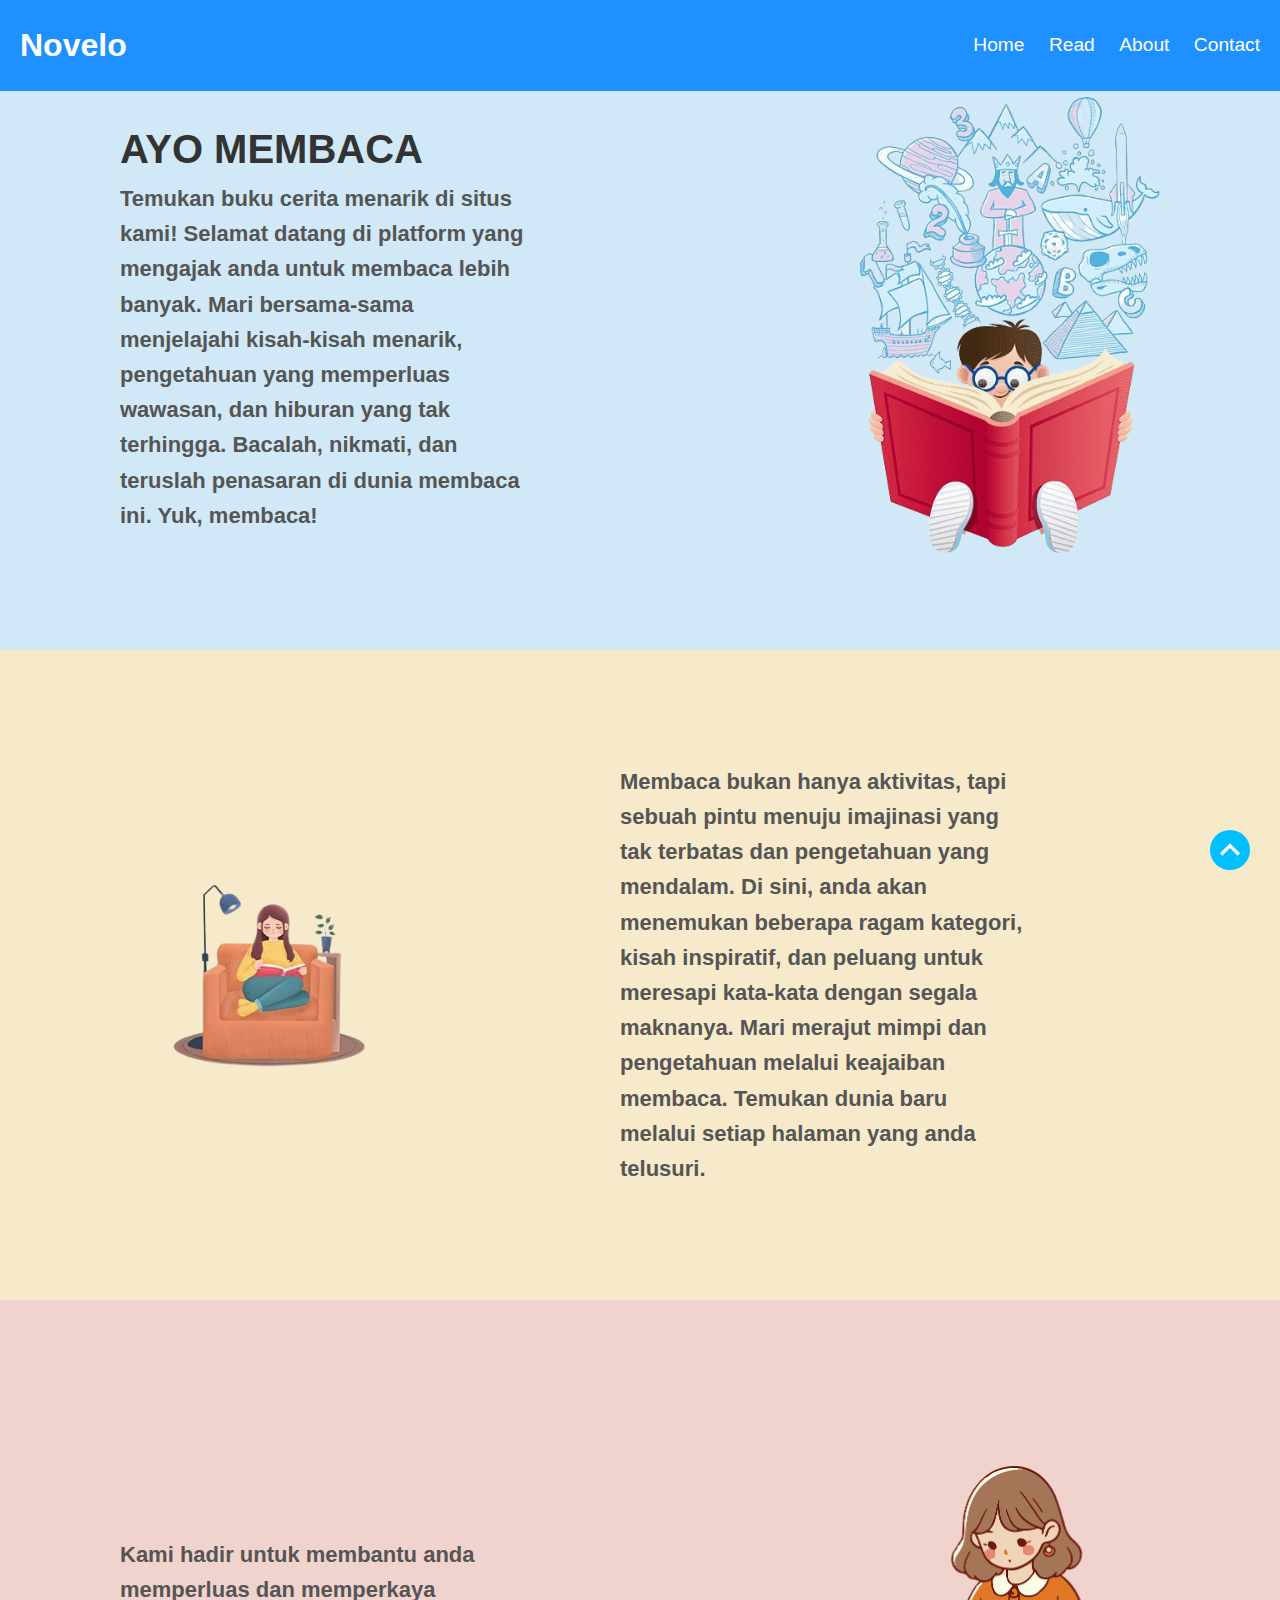
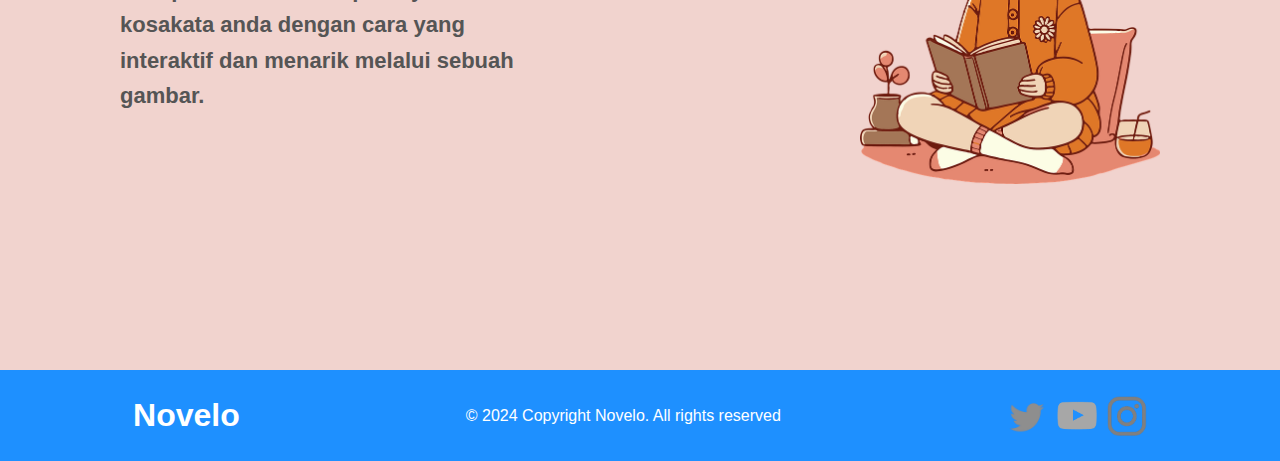
<file: index.html>
<!DOCTYPE html>
<html lang="id">
  <head>
    <meta charset="UTF-8" />
    <meta name="viewport" content="width=device-width, initial-scale=1.0" />
    <title>Novel Reader</title>
    <link rel="stylesheet" href="style.css" />
  </head>
  <a href="#" class="ScrollToTop"></a>
  <body style="background-color: #f1d3ce">
    <!-- Header -->
    <header class="head">
      <b><a href="#" class="logo">Novelo</a></b>
      <nav class="navbar">
        <a href="index.html">Home</a>
        <a href="Read.html">Read</a>
        <a href="#">About</a>
        <a href="#">Contact</a>
      </nav>
    </header>

    <!-- Section Ayo Membaca -->
    <div class="art1">
      <section class="article">
        <div>
          <h2 style="margin: 0 100px">AYO MEMBACA</h2>
          <div class="text">
            <h4>
              Temukan buku cerita menarik di situs kami! Selamat datang di platform yang mengajak anda untuk membaca lebih banyak. Mari bersama-sama menjelajahi kisah-kisah menarik, pengetahuan yang memperluas wawasan, dan hiburan yang tak
              terhingga. Bacalah, nikmati, dan teruslah penasaran di dunia membaca ini. Yuk, membaca!
            </h4>
          </div>
        </div>
        <img src="ayo-membaca.png" alt="ayo-baca" class="image-home" />
      </section>
    </div>

    <!-- Section Ilustrasi Baca -->
    <div class="art2">
      <section class="article">
        <img src="ilustrasi-baca.png" alt="ils-baca" class="image-home" />
        <div>
          <div class="text">
            <h4>
              Membaca bukan hanya aktivitas, tapi sebuah pintu menuju imajinasi yang tak terbatas dan pengetahuan yang mendalam. Di sini, anda akan menemukan beberapa ragam kategori, kisah inspiratif, dan peluang untuk meresapi kata-kata
              dengan segala maknanya. Mari merajut mimpi dan pengetahuan melalui keajaiban membaca. Temukan dunia baru melalui setiap halaman yang anda telusuri.
            </h4>
          </div>
        </div>
      </section>
    </div>

    <!-- Section Pembaca Buku -->
    <div class="art3">
      <section class="article">
        <div>
          <div class="text">
            <h4>Kami hadir untuk membantu anda memperluas dan memperkaya kosakata anda dengan cara yang interaktif dan menarik melalui sebuah gambar.</h4>
          </div>
        </div>
        <img src="baca.webp" alt="baca-buku" class="image-home" />
      </section>
    </div>

    <!-- Footer -->
    <footer>
      <b><h3 class="logo">Novelo</h3></b>
      <p>&copy; 2024 Copyright Novelo. All rights reserved</p>
      <div class="sosmed">
        <img src="twitter.png" alt="twitter" class="twit" />
        <img src="youtube.png" alt="youtube" class="yt" />
        <img src="instagram.png" alt="instagram" class="ig" />
      </div>
    </footer>

    <script src="script.js"></script>
  </body>
</html>
</file>
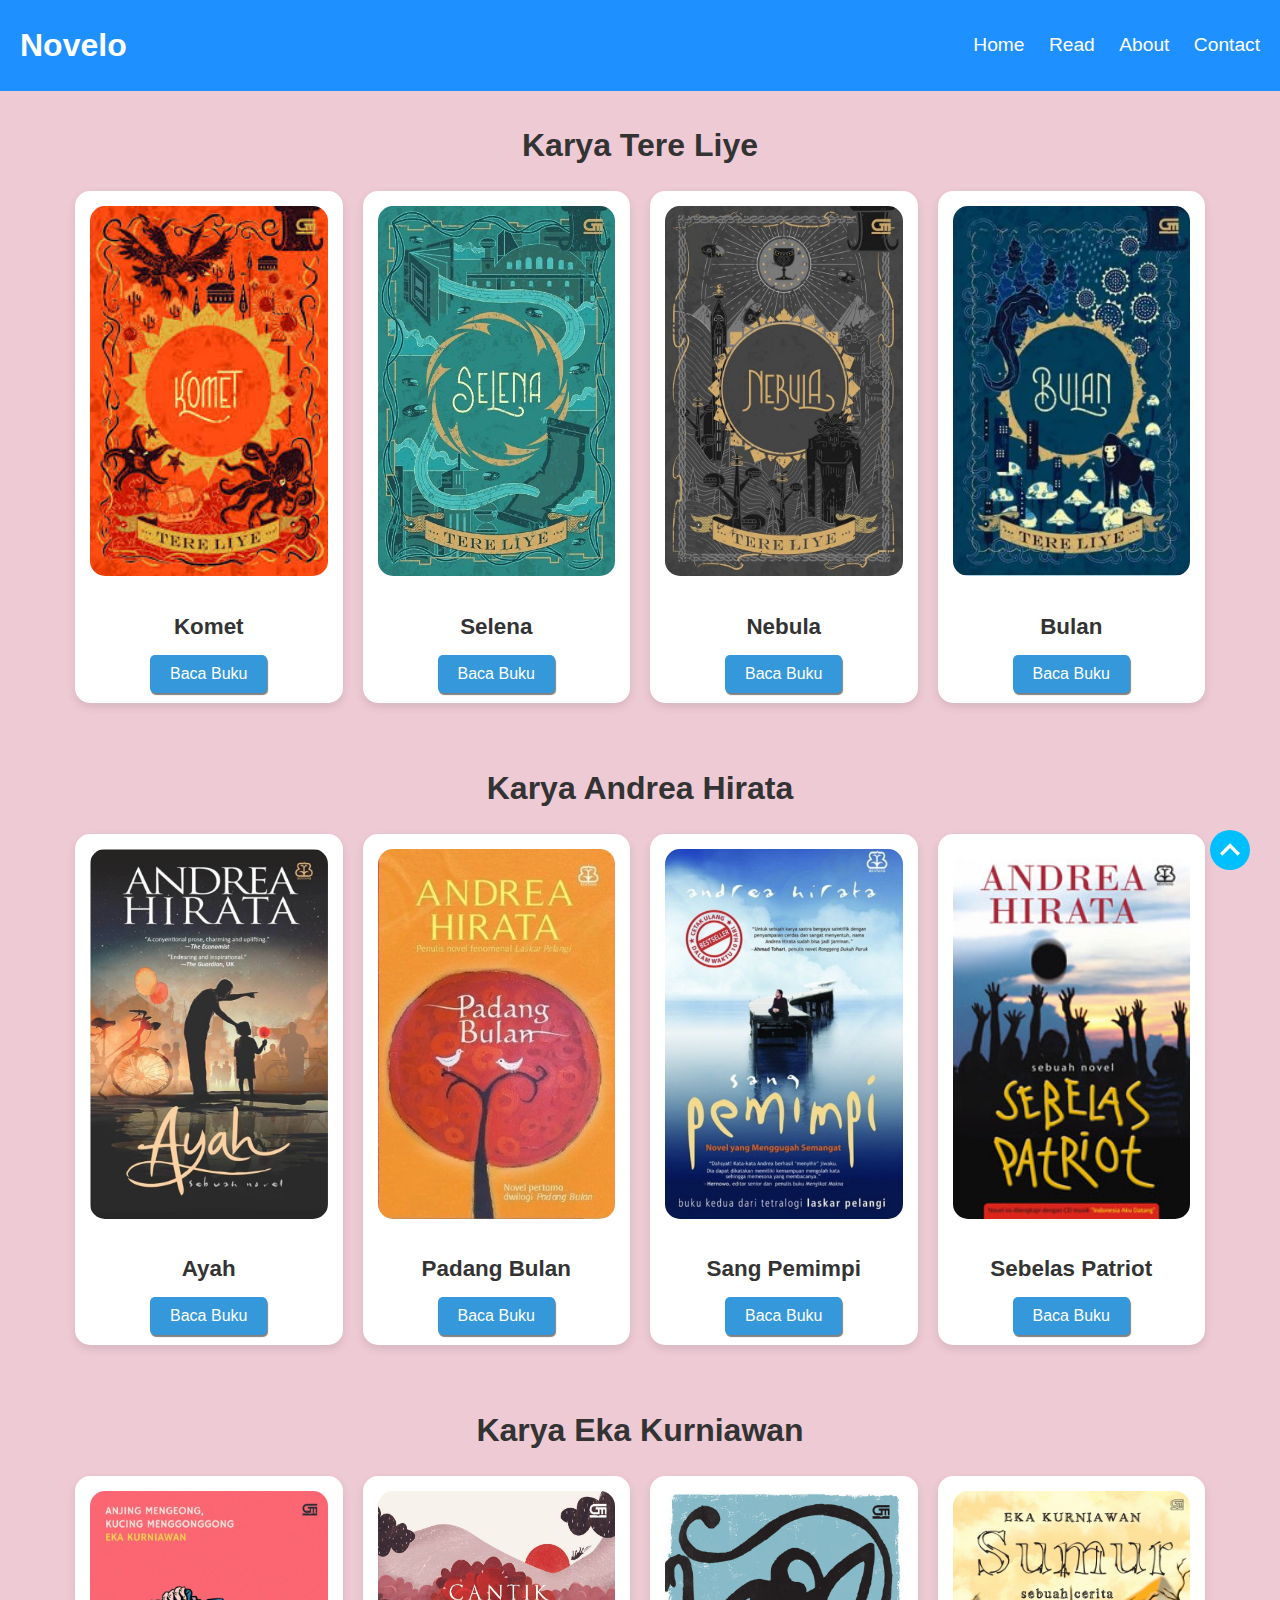
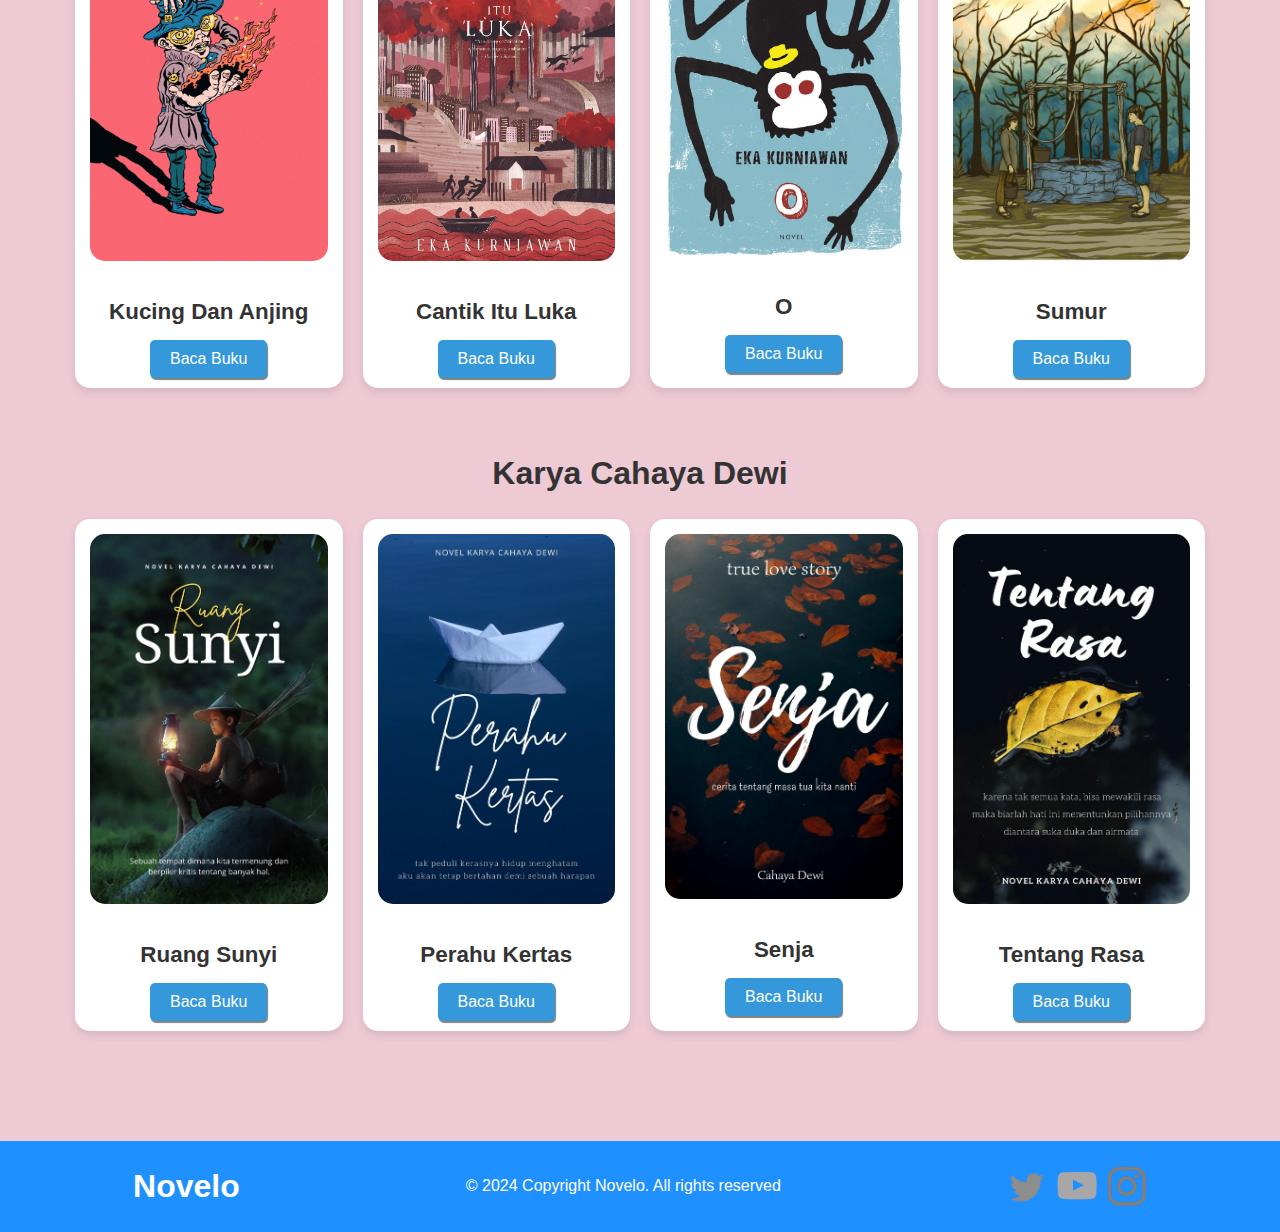
<file: Read.html>
<!DOCTYPE html>
<html lang="en">
  <head>
    <meta charset="UTF-8" />
    <meta http-equiv="X-UA-Compatible" content="IE=edge" />
    <meta name="viewport" content="width=device-width, initial-scale=1.0" />
    <title>Novel Reader</title>
    <link rel="stylesheet" href="style.css" />
  </head>
    <a href="#" class="ScrollToTop"></a>
  <body style="background-color: #eecad5">
    <header class="head">
      <b><a href="#" class="logo">Novelo</a></b>
      <nav class="navbar">
        <a href="index.html">Home</a>
        <a href="Read.html">Read</a>
        <a href="#">About</a>
        <a href="#">Contact</a>
      </nav>
    </header>

    <!-- Main Content -->
    <main>
      <section class="book">
        <!-- Karya Tere Liye -->
        <h2 style="text-align: center; font-size: 2em; font-weight: bold; margin-bottom: 10px;">Karya Tere Liye</h2>
        <div class="book-cards" style="margin-bottom: 50px;">
          <!-- Card Buku 1 -->
          <div class="book-card">
            <div class="card">
              <div class="card-image">
                <img src="book-komet.jpeg" alt="Cover Buku" />
              </div>
              <div class="card-description">
                <h2>Komet</h2>
              </div>
              <button class="read-btn" data-book="komet">Baca Buku</button>
            </div>
          </div>

          <!-- Card Buku 2 -->
          <div class="book-card">
            <div class="card">
              <div class="card-image">
                <img src="book-selena.jpeg" alt="Cover Buku" />
              </div>
              <div class="card-description">
                <h2>Selena</h2>
              </div>
              <button class="read-btn" data-book="selena">Baca Buku</button>
            </div>
          </div>
          <!-- Card Buku 3 -->
          <div class="book-card">
            <div class="card">
              <div class="card-image">
                <img src="book-nebula.jpeg" alt="Cover Buku" />
              </div>
              <div class="card-description">
                <h2>Nebula</h2>
              </div>
              <button class="read-btn" data-book="nebula">Baca Buku</button>
            </div>
          </div>

          <!-- Card Buku 4 -->
          <div class="book-card">
            <div class="card">
              <div class="card-image">
                <img src="book-bulan.jpeg" alt="Cover Buku" />
              </div>
              <div class="card-description">
                <h2>Bulan</h2>
              </div>
              <button class="read-btn" data-book="bulan">Baca Buku</button>
            </div>
          </div>

        </div>

        <!-- Karya Andrea Hirata -->
        <h2 style="text-align: center; font-size: 2em; font-weight: bold; margin-bottom: 10px;">Karya Andrea Hirata</h2>
        <div class="book-cards" style="margin-bottom: 50px;">
          <!-- Card Buku 5 -->
          <div class="book-card">
            <div class="card">
              <div class="card-image">
                <img src="book-ayah.jpeg" alt="Cover Buku" />
              </div>
              <div class="card-description">
                <h2>Ayah</h2>
              </div>
              <button class="read-btn" data-book="ayah">Baca Buku</button>
            </div>
          </div>

          <!-- Card Buku 6 -->
          <div class="book-card">
            <div class="card">
              <div class="card-image">
                <img src="book-padangBulan.jpeg" alt="Cover Buku" />
              </div>
              <div class="card-description">
                <h2>Padang Bulan</h2>
              </div>
              <button class="read-btn" data-book="padangBulan">Baca Buku</button>
            </div>
          </div>

          <!-- Card Buku 7 -->
          <div class="book-card">
            <div class="card">
              <div class="card-image">
                <img src="book-sangPemimpi.jpeg" alt="Cover Buku"/>
              </div>
              <div class="card-description">
                <h2>Sang Pemimpi</h2>
              </div>
              <button class="read-btn" data-book="sangPemimpi">Baca Buku</button>
            </div>
          </div>

          <!-- Card Buku 8 -->
          <div class="book-card">
            <div class="card">
              <div class="card-image">
                <img src="book-sebelasPatriot.jpeg" alt="Cover Buku"  />
              </div>
              <div class="card-description">
                <h2>Sebelas Patriot</h2>
              </div>
              <button class="read-btn" data-book="sebelasPatriot">Baca Buku</button>
            </div>
          </div>
        </div>
      </div>

        <!-- Karya Eka Kurniawan -->
        <h2 style="text-align: center; font-size: 2em; font-weight: bold; margin-bottom: 10px;">Karya Eka Kurniawan</h2>
        <div class="book-cards" style="margin-bottom: 50px;">
          <!-- Card Buku 9 -->
          <div class="book-card">
            <div class="card">
              <div class="card-image">
                <img src="book-kucinganjing.jpeg" alt="Cover Buku" />
              </div>
              <div class="card-description">
                <h2>Kucing Dan Anjing</h2>
              </div>
              <button class="read-btn" data-book="kucinganjing">Baca Buku</button>
            </div>
          </div>

          <!-- Card Buku 10 -->
          <div class="book-card">
            <div class="card">
              <div class="card-image">
                <img src="book-cantikituluka.jpeg" alt="Cover Buku" />
              </div>
              <div class="card-description">
                <h2>Cantik Itu Luka</h2>
              </div>
              <button class="read-btn" data-book="cantikituluka">Baca Buku</button>
            </div>
          </div>

          <!-- Card Buku 11 -->
          <div class="book-card">
            <div class="card">
              <div class="card-image">
                <img src="book-o.jpeg" alt="Cover Buku" style="height: 395px;"/>
              </div>
              <div class="card-description">
                <h2>O</h2>
              </div>
              <button class="read-btn" data-book="O">Baca Buku</button>
            </div>
          </div>

          <!-- Card Buku 12 -->
          <div class="book-card">
            <div class="card">
              <div class="card-image">
                <img src="book-sumur.jpeg" alt="Cover Buku"  />
              </div>
              <div class="card-description">
                <h2>Sumur</h2>
              </div>
              <button class="read-btn" data-book="sumur">Baca Buku</button>
            </div>
          </div>
        </div>
      </div>

      <!-- Karya Cahaya Dewi -->
        <h2 style="text-align: center; font-size: 2em; font-weight: bold; margin-bottom: 10px;">Karya Cahaya Dewi</h2>
        <div class="book-cards" style="margin-bottom: 50px;">
          <!-- Card Buku 13 -->
          <div class="book-card">
            <div class="card">
              <div class="card-image">
                <img src="book-ruangsunyi.webp" alt="Cover Buku" />
              </div>
              <div class="card-description">
                <h2>Ruang Sunyi</h2>
              </div>
              <button class="read-btn" data-book="ruangsunyi">Baca Buku</button>
            </div>
          </div>

          <!-- Card Buku 14 -->
          <div class="book-card">
            <div class="card">
              <div class="card-image">
                <img src="book-perahukertas.webp" alt="Cover Buku" />
              </div>
              <div class="card-description">
                <h2>Perahu Kertas</h2>
              </div>
              <button class="read-btn" data-book="perahukertas">Baca Buku</button>
            </div>
          </div>

          <!-- Card Buku 15 -->
          <div class="book-card">
            <div class="card">
              <div class="card-image">
                <img src="book-senja.webp" alt="Cover Buku" style="height: 395px;"/>
              </div>
              <div class="card-description">
                <h2>Senja</h2>
              </div>
              <button class="read-btn" data-book="senja">Baca Buku</button>
            </div>
          </div>

          <!-- Card Buku 16 -->
          <div class="book-card">
            <div class="card">
              <div class="card-image">
                <img src="book-tentangrasa.webp" alt="Cover Buku"  />
              </div>
              <div class="card-description">
                <h2>Tentang Rasa</h2>
              </div>
              <button class="read-btn" data-book="tentangrasa">Baca Buku</button>
            </div>
          </div>
        </div>
      </div>
      </section>

      <!-- Konten Buku yang Ditampilkan -->
      <div class="book-content" id="bookContent" style="display: none">
        <!-- Konten buku akan dimuat di sini -->
      </div>

      <!-- Tombol Navigasi -->
      <div class="navigation" id="navigationButtons" style="display: none">
        <button id="prevBtn">➜</button>
        <button id="backToHomeBtn">Kembali</button>
        <button id="nextBtn">➜</button>
      </div>
    </main>

    <!-- Footer -->
    <footer>
      <b><h3 class="logo">Novelo</h3></b>
      <p>&copy; 2024 Copyright Novelo. All rights reserved</p>
      <div class="sosmed">
        <img src="twitter.png" alt="twitter" class="twit" />
        <img src="youtube.png" alt="youtube" class="yt" />
        <img src="instagram.png" alt="instagram" class="ig" />
      </div>
    </footer>

    <script src="script.js"></script>
  </body>
</html>
</file>
<file: style.css>
/* Reset default margin dan padding */
* {
  margin: 0;
  padding: 0;
  box-sizing: border-box;
}

/* Body dan font umum */
body {
  font-family: Arial, sans-serif;
  background-color: #f4f4f4;
  color: #333;
  line-height: 1.6;
}

/* Header */
.head {
  display: flex;
  justify-content: space-between;
  align-items: center;
  padding: 20px;
  background-color: dodgerblue;
  color: white;
  position: fixed;
  top: 0;
  left: 0;
  width: 100%;
  z-index: 100;
}

.logo {
  font-size: 2em;
  text-decoration: none;
  color: white;
  font-family: "Trebuchet MS", "Lucida Sans Unicode", "Lucida Grande",
    "Lucida Sans", Arial, sans-serif;
}

.navbar a {
  margin-left: 20px;
  text-decoration: none;
  color: white;
  font-size: 1.2em;
  margin-bottom: 20px;
}

.navbar a:hover {
  color: green;
  text-decoration: none;
  cursor: pointer;
}

a:active {
  color: green;
}

/* Section Artikel */
.article {
  display: flex;
  justify-content: center;
  padding: 30px 20px;
  align-items: center;
  margin-top: 0px;
}

.article img {
  max-width: 40%;
  height: auto;
  border-radius: 8px;
}

.article .text {
  max-width: 55%;
}

.article h2 {
  font-size: 2.5em;
  margin-bottom: 0;
}

.article h4 {
  font-size: 1.1em;
  color: #555;
}

.art1 {
  background-color: #d1e9f6;
  height: 650px;
  align-items: center;
  display: flex;
}

.art2 {
  background-color: #f6eacb;
  height: 650px;
  align-items: center;
  display: flex;
}

.art3 {
  background-color: #f1d3ce;
  height: 650px;
  align-items: center;
  display: flex;
}

.text {
  max-width: 500px;
  font-size: 20px;
  display: flex;
  justify-content: center;
  margin: 0 100px;
}

.image-home {
  width: 300px;
  height: 300px;
  margin: 0 100px;
}

/* Buku Cards */
.book {
  padding: 30px 20px;
  text-align: center;
  background-color: #eecad5;
  margin-top: 90px;
}

.book h3 {
  font-size: 2.5em;
  margin-bottom: 20px;
  margin-top: 0px;
}

.book-cards {
  display: flex;
  gap: 20px;
  overflow-x: hidden;
  padding-bottom: 10px;
  scrollbar-width: thin;
  width: 1150px;
  padding: 10px;
  margin: auto;
}
/* Card Buku */
.book-card {
  background-color: white;
  border-radius: 15px;
  box-shadow: 0 4px 10px rgba(0, 0, 0, 0.1);
  overflow: auto;
  width: 270px;
  text-align: center;
  /* transition: transform 0.3s ease; */
}

/* .book-card:hover {
  transform: scale(1.05);
} */

/* Book Content */
#bookContent {
  max-width: 800px;
  width: 90%;
  margin: 100px auto 20px; /* Tambah margin-top untuk menghindari header fixed */
  padding: 20px;
  text-align: center;
  font-size: 1.2em;
  line-height: 1.6;
  background-color: white;
  border-radius: 10px;
  box-shadow: 0 4px 10px rgba(0, 0, 0, 0.1);
  min-height: 200px; /* Pastikan memiliki tinggi minimal */
}

.card-image img {
  width: 100%;
  height: 400px;
  padding: 15px;
  border: none;
  border-radius: 30px;
}

.card-description {
  margin: 10px;
  justify-content: center;
  align-items: center;
}

.card-description h2 {
  font-size: 1.4em;
}

.description {
  font-size: 1.1em;
  color: #555;
  margin-bottom: 15px;
  text-align: left;
  justify-content: center;
  align-items: center;
}

.read-btn {
  padding: 10px 20px;
  background-color: #3498db;
  color: white;
  border: none;
  border-radius: 5px;
  cursor: pointer;
  font-size: 1em;
  transition: background-color 0.3s;
  margin-bottom: 10px;
  box-shadow: 1px 2px 1px grey;
}

.read-btn:hover {
  background-color: #2980b9;
}

/* Tombol Navigasi */
.navigation {
  display: flex;
  justify-content: space-between;
  margin-top: 20px;
  max-width: 800px;
  margin: 0 auto;
}

#navigationButtons button {
  padding: 10px 20px;
  background-color: #3498db;
  color: white;
  border: none;
  border-radius: 5px;
  cursor: pointer;
  font-size: 1em;
  transition: background-color 0.3s;
}

#navigationButtons button:hover {
  background-color: #2980b9;
}

#prevBtn {
  rotate: 180deg;
}

/* Footer */
footer {
  background-color: dodgerblue;
  color: white;
  text-align: center;
  padding: 20px;
  position: relative;
  bottom: 0;
  width: 100%;
  display: flex;
  align-items: center;
  justify-content: space-around;
  margin-top: 20px;
}

.sosmed {
  display: flex;
  align-items: center;
  gap: 10px;
}

.twit,
.yt,
.ig {
  width: 40px;
  height: 40px;
  cursor: pointer;
}

html {
  scroll-behavior: smooth;
}
.ScrollToTop {
  width: 40px;
  height: 40px;
  position: fixed;
  bottom: 30px;
  right: 30px;
  z-index: 99;
  cursor: pointer;
  border-radius: 100px;
  transition: all 0.5s;
  background: deepskyblue
    url("data:image/svg+xml,%3Csvg viewBox='0 0 24 24' xmlns='http://www.w3.org/2000/svg'%3E%3Cpath d='M7.41,15.41L12,10.83L16.59,15.41L18,14L12,8L6,14L7.41,15.41Z' fill='%23fff'/%3E%3C/svg%3E")
    no-repeat center center;
}
.ScrollToTop:hover {
  background: aquamarine
    url("data:image/svg+xml,%3Csvg viewBox='0 0 24 24' xmlns='http://www.w3.org/2000/svg'%3E%3Cpath d='M7.41,15.41L12,10.83L16.59,15.41L18,14L12,8L6,14L7.41,15.41Z' fill='%23fff'/%3E%3C/svg%3E")
    no-repeat center center;
}
</file>
